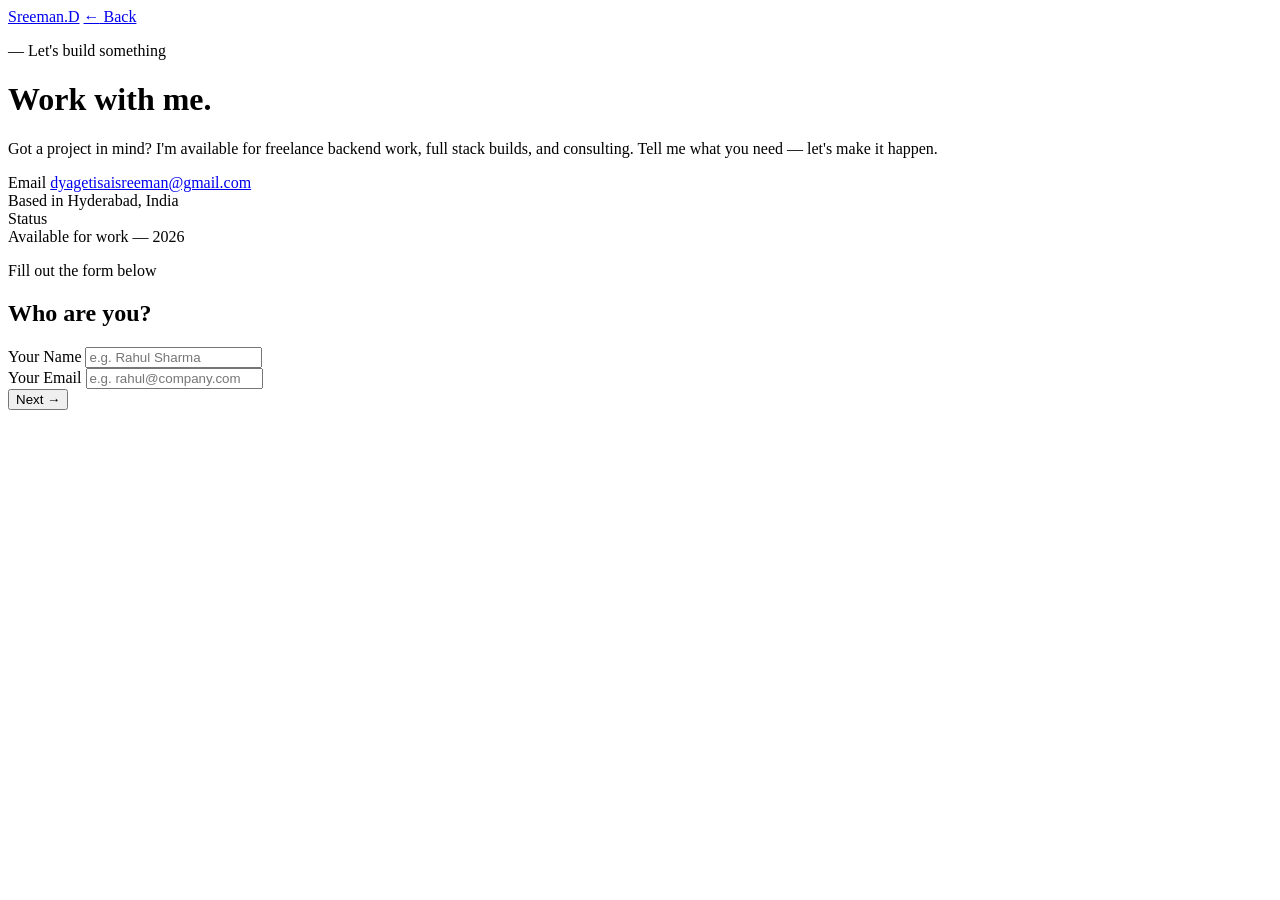
<file: contact.html>
<!DOCTYPE html>
<html lang="en">
<head>
    <meta charset="UTF-8">
    <meta name="viewport" content="width=device-width, initial-scale=1.0">
    <title>Work With Me — Sreeman Dyageti</title>
</head>
<body>

    <!-- NAV -->
<nav>
  <a class="nav-logo" href="../index.html">Sreeman.D</a>
  <a class="nav-back" href="../index.html">
    <span class="arrow">←</span> Back
  </a>
</nav>

<div class="page-wrap">

  <!-- LEFT PANEL -->
  <div class="left-panel">
    <div class="left-top">
      <p class="left-eyebrow">— Let's build something</p>
      <h1 class="left-title">
        Work <span class="accent">with</span>
        me.<br>
        
      </h1>
      <p class="left-desc">
        Got a project in mind? I'm available for freelance backend work,
        full stack builds, and consulting. Tell me what you need —
        let's make it happen.
      </p>
    </div>

    <div class="left-info">
      <div class="info-item">
        <span class="info-label">Email</span>
        <span class="info-value">
          <a href="mailto:dyagetisaisreeman@gmail.com">dyagetisaisreeman@gmail.com</a>
        </span>
      </div>
      <div class="info-item">
        <span class="info-label">Based in</span>
        <span class="info-value">Hyderabad, India</span>
      </div>
      <div class="info-item">
        <span class="info-label">Status</span>
        <div class="availability">
          <span class="availability-dot"></span>
          Available for work — 2026
        </div>
      </div>
    </div>
  </div>

  
  <!-- RIGHT PANEL — FORM -->
  <div class="right-panel">
    <p class="form-step-label">Fill out the form below</p>

    <!-- PROGRESS DOTS -->
    <div class="step-progress" id="stepProgress">
      <div class="progress-dot active" id="dot-0"></div>
      <div class="progress-dot" id="dot-1"></div>
      <div class="progress-dot" id="dot-2"></div>
      <div class="progress-dot" id="dot-3"></div>
    </div>

    <div class="form-steps" id="formSteps">
 <!-- STEP 1 — Who are you? -->
    <div class="step active" id="step-0">
    <div>
        <h2 class="step-heading">Who are <span class="accent">you?</span></h2>
    </div>
    <div class="field-group">
        <label class="field-label">Your Name</label>
        <input class="field-input" type="text" id="field-name" placeholder="e.g. Rahul Sharma" />
    </div>
    <div class="field-group">
        <label class="field-label">Your Email</label>
        <input class="field-input" type="email" id="field-email" placeholder="e.g. rahul@company.com" />
    </div>
    <div class="form-nav">
        <span></span>
        <button class="btn-next" onclick="nextStep()">Next <span>→</span></button>
    </div>
    </div>

    
</body>
</html>
</file>
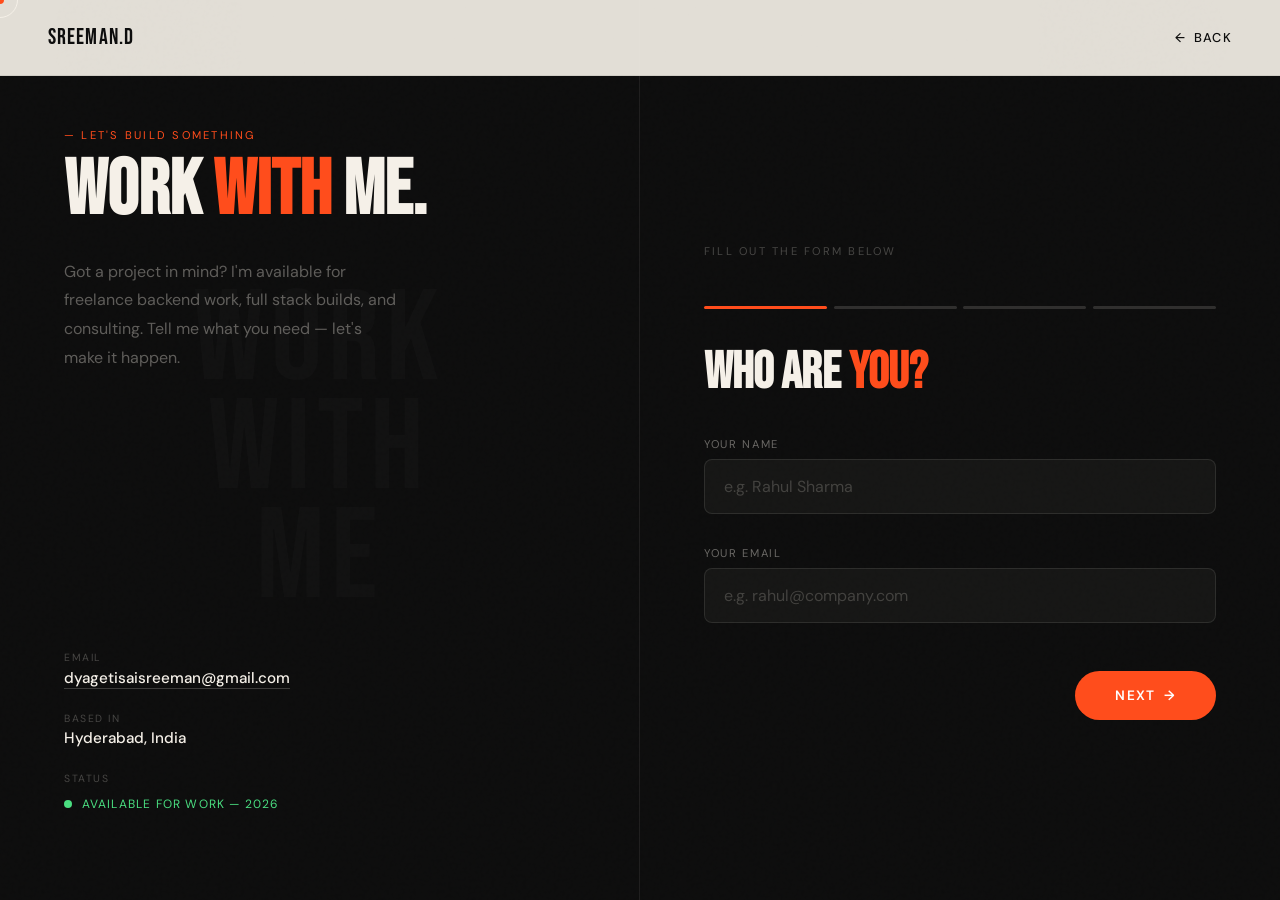
<file: pages/contact.html>
<!DOCTYPE html>
<html lang="en">
<head>
    <meta charset="UTF-8">
    <meta name="viewport" content="width=device-width, initial-scale=1.0">
    <title>Work With Me — Sreeman Dyageti</title>
  <style>
    @import url('https://fonts.googleapis.com/css2?family=Bebas+Neue&family=DM+Sans:ital,opsz,wght@0,9..40,100..1000;1,9..40,100..1000&display=swap');

    :root {
      --bg: #0d0d0d;
      --paper: #f5f0e8;
      --accent: #ff4d1c;
      --accent2: #ffb347;
      --muted: rgba(245,240,232,0.35);
      --font-display: "Bebas Neue", sans-serif;
      --font-body: "DM Sans", sans-serif;
    }

    *, *::before, *::after { margin: 0; padding: 0; box-sizing: border-box; }
    html { scroll-behavior: smooth; }
    body {
      background: var(--bg);
      color: var(--paper);
      font-family: var(--font-body);
      overflow-x: hidden;
      min-height: 100vh;
    }

    /* ── NOISE TEXTURE OVERLAY ── */
    body::before {
      content: '';
      position: fixed;
      inset: 0;
      background-image: url("data:image/svg+xml,%3Csvg viewBox='0 0 256 256' xmlns='http://www.w3.org/2000/svg'%3E%3Cfilter id='noise'%3E%3CfeTurbulence type='fractalNoise' baseFrequency='0.9' numOctaves='4' stitchTiles='stitch'/%3E%3C/filter%3E%3Crect width='100%25' height='100%25' filter='url(%23noise)' opacity='0.04'/%3E%3C/svg%3E");
      pointer-events: none;
      z-index: 1;
      opacity: 0.4;
    }

    /* ── CURSOR ── */
    .cursor-dot {
      width: 8px; height: 8px;
      background: var(--accent);
      border-radius: 50%;
      position: fixed; top: 0; left: 0;
      pointer-events: none; z-index: 9999;
      transform: translate(-50%, -50%);
    }
    .cursor-ring {
      width: 36px; height: 36px;
      border: 1.5px solid var(--paper);
      border-radius: 50%;
      position: fixed; top: 0; left: 0;
      pointer-events: none; z-index: 9998;
      transform: translate(-50%, -50%);
      transition: width 0.3s ease, height 0.3s ease, border-color 0.3s ease;
    }
    @media (max-width: 768px) { .cursor-dot, .cursor-ring { display: none; } }

    /* ── PAGE TRANSITION ── */
    .page-transition {
      position: fixed; inset: 0;
      background: var(--bg);
      z-index: 99999;
      pointer-events: none;
      opacity: 1;
      transition: opacity 0.4s ease;
    }
    .page-transition.fade-out { opacity: 0; }

    /* ── NAV ── */
    nav {
      position: fixed; top: 0; left: 0; width: 100%;
      display: flex; justify-content: space-between; align-items: center;
      padding: 1.5rem 3rem;
      z-index: 400;
      background: rgba(245,240,232,0.92);
      backdrop-filter: blur(200px);
      border-bottom: 1px solid rgba(0,0,0,0.08);
    }
    .nav-logo {
      font-family: var(--font-display);
      font-size: 1.4rem;
      letter-spacing: 0.05em;
      color: var(--bg);
      text-decoration: none;
    }
    .nav-back {
      display: flex; align-items: center; gap: 0.5rem;
      font-size: 0.8rem;
      font-weight: 500;
      letter-spacing: 0.1em;
      text-transform: uppercase;
      color: var(--bg);
      text-decoration: none;
      transition: gap 0.3s ease;
    }
    .nav-back:hover { gap: 0.8rem; }
    .nav-back:hover .arrow { transform: translateX(-4px); }
    .arrow { transition: transform 0.3s ease; display: inline-block; }

    /* ── MAIN LAYOUT ── */
    .page-wrap {
      min-height: 100vh;
      display: grid;
      grid-template-columns: 1fr 1fr;
      position: relative;
      z-index: 2;
    }

    /* ── LEFT PANEL ── */
    .left-panel {
      position: sticky;
      top: 0;
      height: 100vh;
      display: flex;
      flex-direction: column;
      justify-content: space-between;
      padding: 8rem 4rem 4rem;
      border-right: 1px solid rgba(245,240,232,0.08);
      overflow: hidden;
    }

    .left-panel::before {
      content: 'WORK\AWITH\AME';
      white-space: pre;
      position: absolute;
      top: 50%; left: 50%;
      transform: translate(-50%, -50%);
      font-family: var(--font-display);
      font-size: clamp(5rem, 10vw, 9rem);
      line-height: 0.85;
      color: rgba(255,255,255,0.02);
      pointer-events: none;
      letter-spacing: 0.05em;
      text-align: center;
    }

    .left-eyebrow {
      font-size: 0.7rem;
      letter-spacing: 0.2em;
      text-transform: uppercase;
      color: var(--accent);
      margin-bottom: 1rem;
      opacity: 0;
      animation: slideUp 0.6s ease forwards 0.3s;
    }

    .left-title {
      font-family: var(--font-display);
      font-size: clamp(3.5rem, 6vw, 6.5rem);
      line-height: 0.88;
      text-transform: uppercase;
      color: var(--paper);
      opacity: 0;
      animation: slideUp 0.8s ease forwards 0.5s;
    }

    .left-title .accent { color: var(--accent); }

    .left-desc {
      font-size: 1rem;
      line-height: 1.8;
      color: var(--muted);
      max-width: 340px;
      margin-top: 2rem;
      opacity: 0;
      animation: slideUp 0.6s ease forwards 0.7s;
    }

    .left-info {
      opacity: 0;
      animation: slideUp 0.6s ease forwards 0.9s;
    }

    .info-item {
      display: flex;
      flex-direction: column;
      gap: 0.2rem;
      margin-bottom: 1.5rem;
    }
    .info-label {
      font-size: 0.65rem;
      letter-spacing: 0.15em;
      text-transform: uppercase;
      color: rgba(245,240,232,0.25);
    }
    .info-value {
      font-size: 0.95rem;
      color: var(--paper);
      font-weight: 500;
    }
    .info-value a {
      color: var(--paper);
      text-decoration: none;
      border-bottom: 1px solid rgba(245,240,232,0.2);
      transition: border-color 0.3s ease, color 0.3s ease;
    }
    .info-value a:hover {
      color: var(--accent);
      border-color: var(--accent);
    }

    /* ── AVAILABILITY BADGE ── */
    .availability {
      display: inline-flex;
      align-items: center;
      gap: 0.6rem;
      font-size: 0.75rem;
      letter-spacing: 0.1em;
      text-transform: uppercase;
      color: #4ade80;
      margin-top: 0.5rem;
    }
    .availability-dot {
      width: 8px; height: 8px;
      background: #4ade80;
      border-radius: 50%;
      animation: pulse-green 2s infinite;
    }
    @keyframes pulse-green {
      0%, 100% { box-shadow: 0 0 0 0 rgba(74,222,128,0.4); }
      50%       { box-shadow: 0 0 0 6px rgba(74,222,128,0); }
    }

    /* ── RIGHT PANEL — FORM ── */
    .right-panel {
      padding: 8rem 4rem 4rem;
      display: flex;
      flex-direction: column;
      justify-content: center;
    }

    .form-step-label {
      font-size: 0.7rem;
      letter-spacing: 0.2em;
      text-transform: uppercase;
      color: rgba(245,240,232,0.25);
      margin-bottom: 3rem;
      opacity: 0;
      animation: slideUp 0.6s ease forwards 0.4s;
    }

    /* ── MULTI-STEP FORM ── */
    .form-steps { position: relative; }

    .step {
      display: none;
      flex-direction: column;
      gap: 2rem;
    }
    .step.active {
      display: flex;
      animation: slideUp 0.5s ease;
    }

    .step-heading {
      font-family: var(--font-display);
      font-size: clamp(2rem, 4vw, 3.5rem);
      text-transform: uppercase;
      line-height: 0.95;
      color: var(--paper);
      margin-bottom: 0.5rem;
    }
    .step-heading .accent { color: var(--accent); }

    /* ── FORM FIELDS ── */
    .field-group {
      display: flex;
      flex-direction: column;
      gap: 0.5rem;
    }
    .field-label {
      font-size: 0.7rem;
      letter-spacing: 0.15em;
      text-transform: uppercase;
      color: rgba(245,240,232,0.4);
    }
    .field-input,
    .field-textarea,
    .field-select {
      background: rgba(245,240,232,0.04);
      border: 1px solid rgba(245,240,232,0.1);
      border-radius: 0.5rem;
      padding: 1rem 1.2rem;
      font-family: var(--font-body);
      font-size: 1rem;
      color: var(--paper);
      width: 100%;
      transition: border-color 0.3s ease, background 0.3s ease;
      outline: none;
      appearance: none;
      -webkit-appearance: none;
    }
    .field-input::placeholder,
    .field-textarea::placeholder { color: rgba(245,240,232,0.2); }
    .field-input:focus,
    .field-textarea:focus,
    .field-select:focus {
      border-color: var(--accent);
      background: rgba(255,77,28,0.05);
    }
    .field-textarea {
      resize: vertical;
      min-height: 120px;
    }
    .field-select option { background: #1a1a1a; color: var(--paper); }

    /* ── OPTION CARDS (project type) ── */
    .option-cards {
      display: grid;
      grid-template-columns: 1fr 1fr;
      gap: 0.75rem;
    }
    .option-card {
      border: 1px solid rgba(245,240,232,0.1);
      border-radius: 0.5rem;
      padding: 1rem 1.2rem;
      cursor: pointer;
      transition: all 0.2s ease;
      background: rgba(245,240,232,0.03);
    }
    .option-card:hover {
      border-color: rgba(245,240,232,0.3);
      background: rgba(245,240,232,0.06);
    }
    .option-card.selected {
      border-color: var(--accent);
      background: rgba(255,77,28,0.08);
    }
    .option-card input[type="radio"] { display: none; }
    .option-icon { font-size: 1.4rem; margin-bottom: 0.3rem; }
    .option-title {
      font-size: 0.85rem;
      font-weight: 600;
      color: var(--paper);
      letter-spacing: 0.03em;
    }
    .option-desc {
      font-size: 0.7rem;
      color: var(--muted);
      margin-top: 0.2rem;
    }

    /* ── BUDGET SLIDER ── */
    .budget-display {
      font-family: var(--font-display);
      font-size: 3rem;
      color: var(--accent);
      letter-spacing: 0.05em;
      margin-bottom: 0.5rem;
    }
    .budget-slider {
      appearance: none;
      -webkit-appearance: none;
      width: 100%;
      height: 3px;
      background: rgba(245,240,232,0.1);
      border-radius: 2px;
      outline: none;
      cursor: pointer;
    }
    .budget-slider::-webkit-slider-thumb {
      appearance: none;
      -webkit-appearance: none;
      width: 20px; height: 20px;
      background: var(--accent);
      border-radius: 50%;
      cursor: pointer;
      transition: transform 0.2s ease;
    }
    .budget-slider::-webkit-slider-thumb:hover { transform: scale(1.3); }
    .budget-labels {
      display: flex;
      justify-content: space-between;
      font-size: 0.7rem;
      color: var(--muted);
      margin-top: 0.5rem;
    }

    /* ── NAVIGATION BUTTONS ── */
    .form-nav {
      display: flex;
      justify-content: space-between;
      align-items: center;
      margin-top: 1rem;
    }
    .btn-next, .btn-prev, .btn-submit {
      font-family: var(--font-body);
      font-size: 0.85rem;
      font-weight: 600;
      letter-spacing: 0.1em;
      text-transform: uppercase;
      cursor: pointer;
      transition: all 0.3s ease;
      border: none;
      outline: none;
    }
    .btn-next, .btn-submit {
      background: var(--accent);
      color: white;
      padding: 1rem 2.5rem;
      border-radius: 100px;
      display: flex; align-items: center; gap: 0.5rem;
    }
    .btn-next:hover, .btn-submit:hover {
      transform: scale(1.04);
      background: #e63d0a;
    }
    .btn-prev {
      background: transparent;
      color: var(--muted);
      padding: 1rem 0;
      border-bottom: 1px solid transparent;
    }
    .btn-prev:hover { color: var(--paper); border-color: var(--paper); }

    /* ── PROGRESS ── */
    .step-progress {
      display: flex;
      gap: 0.4rem;
      margin-bottom: 2.5rem;
      opacity: 0;
      animation: slideUp 0.6s ease forwards 0.5s;
    }
    .progress-dot {
      height: 3px;
      border-radius: 2px;
      background: rgba(245,240,232,0.15);
      transition: all 0.4s ease;
      flex: 1;
    }
    .progress-dot.active { background: var(--accent); }
    .progress-dot.done  { background: rgba(245,240,232,0.4); }

    /* ── SUCCESS STATE ── */
    .success-state {
      display: none;
      flex-direction: column;
      align-items: flex-start;
      gap: 1.5rem;
      animation: slideUp 0.6s ease;
    }
    .success-state.show { display: flex; }
    .success-icon {
      font-size: 4rem;
      animation: bounce 0.6s cubic-bezier(0.34, 1.56, 0.64, 1);
    }
    .success-title {
      font-family: var(--font-display);
      font-size: clamp(3rem, 6vw, 5rem);
      text-transform: uppercase;
      line-height: 0.9;
      color: var(--paper);
    }
    .success-title .accent { color: var(--accent); }
    .success-desc {
      font-size: 1rem;
      color: var(--muted);
      line-height: 1.7;
      max-width: 380px;
    }
    .btn-home {
      display: inline-flex; align-items: center; gap: 0.5rem;
      background: transparent;
      color: var(--paper);
      font-family: var(--font-body);
      font-size: 0.85rem;
      font-weight: 600;
      letter-spacing: 0.1em;
      text-transform: uppercase;
      text-decoration: none;
      padding: 1rem 0;
      border-bottom: 1px solid rgba(245,240,232,0.3);
      transition: all 0.3s ease;
    }
    .btn-home:hover { color: var(--accent); border-color: var(--accent); }

    @keyframes slideUp {
      from { opacity: 0; transform: translateY(24px); }
      to   { opacity: 1; transform: translateY(0); }
    }
    @keyframes bounce {
      from { transform: scale(0.5); opacity: 0; }
      to   { transform: scale(1); opacity: 1; }
    }

    /* ── MOBILE ── */
    @media (max-width: 768px) {
      nav { padding: 1.2rem 1.5rem; }
      .page-wrap { grid-template-columns: 1fr; }
      .left-panel {
        position: relative;
        height: auto;
        padding: 7rem 1.5rem 3rem;
        border-right: none;
        border-bottom: 1px solid rgba(245,240,232,0.08);
      }
      .left-panel::before { display: none; }
      .right-panel { padding: 3rem 1.5rem 4rem; }
      .option-cards { grid-template-columns: 1fr; }
    }
  </style>
</head>
<body>
  <div class="page-transition" id="pageTransition"></div>
<div class="cursor-dot" id="cursorDot"></div>
<div class="cursor-ring" id="cursorRing"></div>

<!-- NAV -->
<nav>
  <a class="nav-logo" href="/sreeman-portfolio/index.html">Sreeman.D</a>
  <a class="nav-back" href="/sreeman-portfolio/index.html">
    <span class="arrow" >←</span> Back
  </a>
</nav>

<div class="page-wrap">

  <!-- LEFT PANEL -->
  <div class="left-panel">
    <div class="left-top">
      <p class="left-eyebrow">— Let's build something</p>
      <h1 class="left-title">
        Work <span class="accent">with</span>
        me.<br>
        
      </h1>
      <p class="left-desc">
        Got a project in mind? I'm available for freelance backend work,
        full stack builds, and consulting. Tell me what you need —
        let's make it happen.
      </p>
    </div>

    <div class="left-info">
      <div class="info-item">
        <span class="info-label">Email</span>
        <span class="info-value">
          <a href="mailto:dyagetisaisreeman@gmail.com">dyagetisaisreeman@gmail.com</a>
        </span>
      </div>
      <div class="info-item">
        <span class="info-label">Based in</span>
        <span class="info-value">Hyderabad, India</span>
      </div>
      <div class="info-item">
        <span class="info-label">Status</span>
        <div class="availability">
          <span class="availability-dot"></span>
          Available for work — 2026
        </div>
      </div>
    </div>
  </div>

  
  <!-- RIGHT PANEL — FORM -->
  <div class="right-panel">
    <p class="form-step-label">Fill out the form below</p>

    <!-- PROGRESS DOTS -->
    <div class="step-progress" id="stepProgress">
      <div class="progress-dot active" id="dot-0"></div>
      <div class="progress-dot" id="dot-1"></div>
      <div class="progress-dot" id="dot-2"></div>
      <div class="progress-dot" id="dot-3"></div>
    </div>

    <div class="form-steps" id="formSteps">
 <!-- STEP 1 — Who are you? -->
    <div class="step active" id="step-0">
    <div>
        <h2 class="step-heading">Who are <span class="accent">you?</span></h2>
    </div>
    <div class="field-group">
        <label class="field-label">Your Name</label>
        <input class="field-input" type="text" id="field-name" placeholder="e.g. Rahul Sharma" />
    </div>
    <div class="field-group">
        <label class="field-label">Your Email</label>
        <input class="field-input" type="email" id="field-email" placeholder="e.g. rahul@company.com" />
    </div>
    <div class="form-nav">
        <span></span>
        <button class="btn-next" onclick="nextStep()">Next <span>→</span></button>
    </div>
    </div>
    <!-- STEP 2 — What do you need? -->
      <div class="step" id="step-1">
        <div>
          <h2 class="step-heading">What do you <span class="accent">need?</span></h2>
        </div>
        <div class="option-cards">
          <label class="option-card" onclick="selectOption(this)">
            <input type="radio" name="project-type" value="Backend API" />
            <!-- settings -->
            <div class="option-icon">
              <svg width="28" height="28" viewBox="0 0 24 24" fill="none" stroke="currentColor" stroke-width="1.5" stroke-linecap="round" stroke-linejoin="round">
                <circle cx="12" cy="12" r="3"/>
                <path d="M12 1v4M12 19v4M4.22 4.22l2.83 2.83M16.95 16.95l2.83 2.83M1 12h4M19 12h4M4.22 19.78l2.83-2.83M16.95 7.05l2.83-2.83"/>
              </svg>
            </div>
            <div class="option-title">Backend / API</div>
            <div class="option-desc">Node.js, Express, REST APIs</div>
          </label>
          <label class="option-card" onclick="selectOption(this)">
            <input type="radio" name="project-type" value="Full Stack App" />
            <!-- rocket -->
            <div class="option-icon">
              <svg width="28" height="28" viewBox="0 0 24 24" fill="none" stroke="currentColor" stroke-width="1.5" stroke-linecap="round" stroke-linejoin="round">
                <path d="M4.5 16.5c-1.5 1.26-2 5-2 5s3.74-.5 5-2c.71-.84.7-2.13-.09-2.91a2.18 2.18 0 0 0-2.91-.09z"/>
                <path d="m12 15-3-3a22 22 0 0 1 2-3.95A12.88 12.88 0 0 1 22 2c0 2.72-.78 7.5-6 11a22.35 22.35 0 0 1-4 2z"/>
                <path d="M9 12H4s.55-3.03 2-4c1.62-1.08 5 0 5 0"/>
                <path d="M12 15v5s3.03-.55 4-2c1.08-1.62 0-5 0-5"/>
              </svg>
            </div>
            <div class="option-title">Full Stack App</div>
            <div class="option-desc">End-to-end web application</div>
          </label>
          <label class="option-card" onclick="selectOption(this)">
            <input type="radio" name="project-type" value="Database Design" />
            <!-- DB icon -->
            <div class="option-icon">
              <svg width="28" height="28" viewBox="0 0 24 24" fill="none" stroke="currentColor" stroke-width="1.5" stroke-linecap="round" stroke-linejoin="round">
                <ellipse cx="12" cy="5" rx="9" ry="3"/>
                <path d="M3 5v14c0 1.66 4.03 3 9 3s9-1.34 9-3V5"/>
                <path d="M3 12c0 1.66 4.03 3 9 3s9-1.34 9-3"/>
              </svg>
            </div>
            <div class="option-title">Database Design</div>
            <div class="option-desc">PostgreSQL schema & queries</div>
          </label>
          <label class="option-card" onclick="selectOption(this)">
            <input type="radio" name="project-type" value="Other" />
            <!-- Bulb -->
              <div class="option-icon">
                <svg width="28" height="28" viewBox="0 0 24 24" fill="none" stroke="currentColor" stroke-width="1.5" stroke-linecap="round" stroke-linejoin="round">
                  <path d="M15 14c.2-1 .7-1.7 1.5-2.5 1-.9 1.5-2.2 1.5-3.5A6 6 0 0 0 6 8c0 1 .2 2.2 1.5 3.5.7.7 1.3 1.5 1.5 2.5"/>
                  <path d="M9 18h6M10 22h4"/>
                </svg>
              </div>
            <div class="option-title">Something Else</div>
            <div class="option-desc">Let's figure it out</div>
          </label>
        </div>
        <div class="form-nav">
          <button class="btn-prev" onclick="prevStep()">← Back</button>
          <button class="btn-next" onclick="nextStep()">Next <span>→</span></button>
        </div>
      </div>

    <!-- STEP 3 — Budget & Timeline -->
      <div class="step" id="step-2">
        <div>
          <h2 class="step-heading">Budget &<span class="accent"> timeline</span></h2>
        </div>
        <div class="field-group">
          <label class="field-label">Budget Range</label>
          <div class="budget-display" id="budgetDisplay">₹15,000</div>
          <input
            class="budget-slider"
            type="range"
            id="budgetSlider"
            min="0" max="10"
            value="2"
            oninput="updateBudget(this.value)"
          />
          <div class="budget-labels">
            <span>₹5k</span>
            <span>₹25k</span>
            <span>₹50k</span>
            <span>₹1L+</span>
          </div>
        </div>
        <div class="field-group">
          <label class="field-label">Timeline</label>
          <select class="field-select" id="field-timeline">
            <option value="" disabled selected>Select a timeline</option>
            <option value="Less than 1 week">Less than 1 week</option>
            <option value="1–2 weeks">1–2 weeks</option>
            <option value="1 month">1 month</option>
            <option value="1–3 months">1–3 months</option>
            <option value="3+ months">3+ months</option>
            <option value="Flexible">Flexible / Not sure yet</option>
          </select>
        </div>
        <div class="form-nav">
          <button class="btn-prev" onclick="prevStep()">← Back</button>
          <button class="btn-next" onclick="nextStep()">Next <span>→</span></button>
        </div>
      </div>

   <!-- STEP 4 — Tell me more -->
      <div class="step" id="step-3">
        <div>
          <h2 class="step-heading">Tell me <span class="accent">more.</span></h2>
        </div>
        <div class="field-group">
          <label class="field-label">Project Description</label>
          <textarea
            class="field-textarea"
            id="field-message"
            placeholder="Describe your project, what problem it solves, and anything else I should know..."
            rows="6"
          ></textarea>
        </div>
        <div class="form-nav">
          <button class="btn-prev" onclick="prevStep()">← Back</button>
          <button class="btn-submit" onclick="submitForm()">
            Send it 
            <span>
              <svg width="28" height="28" viewBox="0 0 24 24" fill="none" stroke="currentColor" stroke-width="1.5" stroke-linecap="round" stroke-linejoin="round">
                <path d="M4.5 16.5c-1.5 1.26-2 5-2 5s3.74-.5 5-2c.71-.84.7-2.13-.09-2.91a2.18 2.18 0 0 0-2.91-.09z"/>
                <path d="m12 15-3-3a22 22 0 0 1 2-3.95A12.88 12.88 0 0 1 22 2c0 2.72-.78 7.5-6 11a22.35 22.35 0 0 1-4 2z"/>
                <path d="M9 12H4s.55-3.03 2-4c1.62-1.08 5 0 5 0"/>
                <path d="M12 15v5s3.03-.55 4-2c1.08-1.62 0-5 0-5"/>
              </svg>
            </span>
          </button>
        </div>
      </div>

    </div>

    <!-- SUCCESS STATE -->
    <div class="success-state" id="successState">
    <div class="success-icon">
      <svg width="52" height="52" viewBox="0 0 24 24" fill="none" stroke="currentColor" stroke-width="1.5" stroke-linecap="round" stroke-linejoin="round">
        <path d="M22 11.08V12a10 10 0 1 1-5.93-9.14"/>
        <path d="M22 4 12 14.01l-3-3"/>
      </svg>
    </div>
      <h2 class="success-title">
        Message<br><span class="accent">sent!</span>
      </h2>
      <p class="success-desc">
        Thanks for reaching out! I'll review your project details
        and get back to you within 24 hours.
      </p>
      <a class="btn-home" href="/sreeman-portfolio/index.html">← Back to portfolio</a>
    </div>

  </div>
</div>
    
 <script src="https://cdnjs.cloudflare.com/ajax/libs/gsap/3.12.5/gsap.min.js"></script>
<script>
  // ── PAGE TRANSITION
  const overlay = document.getElementById('pageTransition');
  window.addEventListener('load', () => {
    setTimeout(() => overlay.classList.add('fade-out'), 50);
  });
  document.querySelectorAll('a[href]').forEach(link => {
    const href = link.getAttribute('href');
    if (href && !href.startsWith('#') && !href.startsWith('http') && link.target !== '_blank') {
      link.addEventListener('click', e => {
        e.preventDefault();
        overlay.classList.remove('fade-out');
        setTimeout(() => { window.location.href = href; }, 400);
      });
    }
  });

  // ── CURSOR
  const dot  = document.getElementById('cursorDot');
  const ring = document.getElementById('cursorRing');
  window.addEventListener('mousemove', e => {
    gsap.to(dot,  { x: e.clientX, y: e.clientY, duration: 0.1 });
    gsap.to(ring, { x: e.clientX, y: e.clientY, duration: 0.35 });
  });
  document.querySelectorAll('a, button, .option-card, .field-input, .field-textarea, .field-select, .budget-slider').forEach(el => {
    el.addEventListener('mouseenter', () => {
      gsap.to(ring, { width: 56, height: 56, borderColor: '#ff4d1c', duration: 0.3 });
      gsap.to(dot,  { scale: 0, duration: 0.3 });
    });
    el.addEventListener('mouseleave', () => {
      gsap.to(ring, { width: 36, height: 36, borderColor: '#f5f0e8', duration: 0.3 });
      gsap.to(dot,  { scale: 1, duration: 0.3 });
    });
  });

  // ── MULTI-STEP FORM
  let currentStep = 0;
  const totalSteps = 4;

  function updateProgress() {
    for (let i = 0; i < totalSteps; i++) {
      const dot = document.getElementById(`dot-${i}`);
      dot.className = 'progress-dot';
      if (i < currentStep) dot.classList.add('done');
      else if (i === currentStep) dot.classList.add('active');
    }
  }

  function nextStep() {
    // basic validation
    if (currentStep === 0) {
      const name  = document.getElementById('field-name').value.trim();
      const email = document.getElementById('field-email').value.trim();
      if (!name || !email) {
        shake(document.getElementById(`step-${currentStep}`));
        return;
      }
    }

    if (currentStep < totalSteps - 1) {
      document.getElementById(`step-${currentStep}`).classList.remove('active');
      currentStep++;
      document.getElementById(`step-${currentStep}`).classList.add('active');
      updateProgress();
    }
  }

  function prevStep() {
    if (currentStep > 0) {
      document.getElementById(`step-${currentStep}`).classList.remove('active');
      currentStep--;
      document.getElementById(`step-${currentStep}`).classList.add('active');
      updateProgress();
    }
  }

  function shake(el) {
    gsap.fromTo(el, { x: -10 }, { x: 0, duration: 0.4, ease: 'elastic.out(1, 0.3)' });
  }

  // ── OPTION CARDS
  function selectOption(card) {
    document.querySelectorAll('.option-card').forEach(c => c.classList.remove('selected'));
    card.classList.add('selected');
  }

  // ── BUDGET SLIDER
  const budgetValues = [
    '₹5,000', '₹10,000', '₹15,000', '₹20,000', '₹25,000',
    '₹30,000', '₹40,000', '₹50,000', '₹70,000', '₹1,00,000', '₹1L+'
  ];
  function updateBudget(val) {
    document.getElementById('budgetDisplay').textContent = budgetValues[val];
  }

  // ── SUBMIT — uses formspree
async function submitForm() {
  const name     = document.getElementById('field-name').value.trim();
  const email    = document.getElementById('field-email').value.trim();
  const message  = document.getElementById('field-message').value.trim();
  const timeline = document.getElementById('field-timeline').value;
  const budget   = document.getElementById('budgetDisplay').textContent;
  const typeEl   = document.querySelector('input[name="project-type"]:checked');
  const projType = typeEl ? typeEl.value : 'Not specified';

  if (!message) {
    shake(document.getElementById(`step-${currentStep}`));
    return;
  }

  const res = await fetch('https://formspree.io/f/mbdplbbd', {
    method: 'POST',
    headers: { 'Content-Type': 'application/json' },
    body: JSON.stringify({ name, email, projType, budget, timeline, message })
  });

  if (res.ok) {
    document.getElementById('formSteps').style.display = 'none';
    document.getElementById('stepProgress').style.display = 'none';
    document.querySelector('.form-step-label').style.display = 'none';
    document.getElementById('successState').classList.add('show');
  }

    // show success
    document.getElementById('formSteps').style.display = 'none';
    document.getElementById('stepProgress').style.display = 'none';
    document.querySelector('.form-step-label').style.display = 'none';
    document.getElementById('successState').classList.add('show');
  }
</script>  
</body>
</html>
</file>
